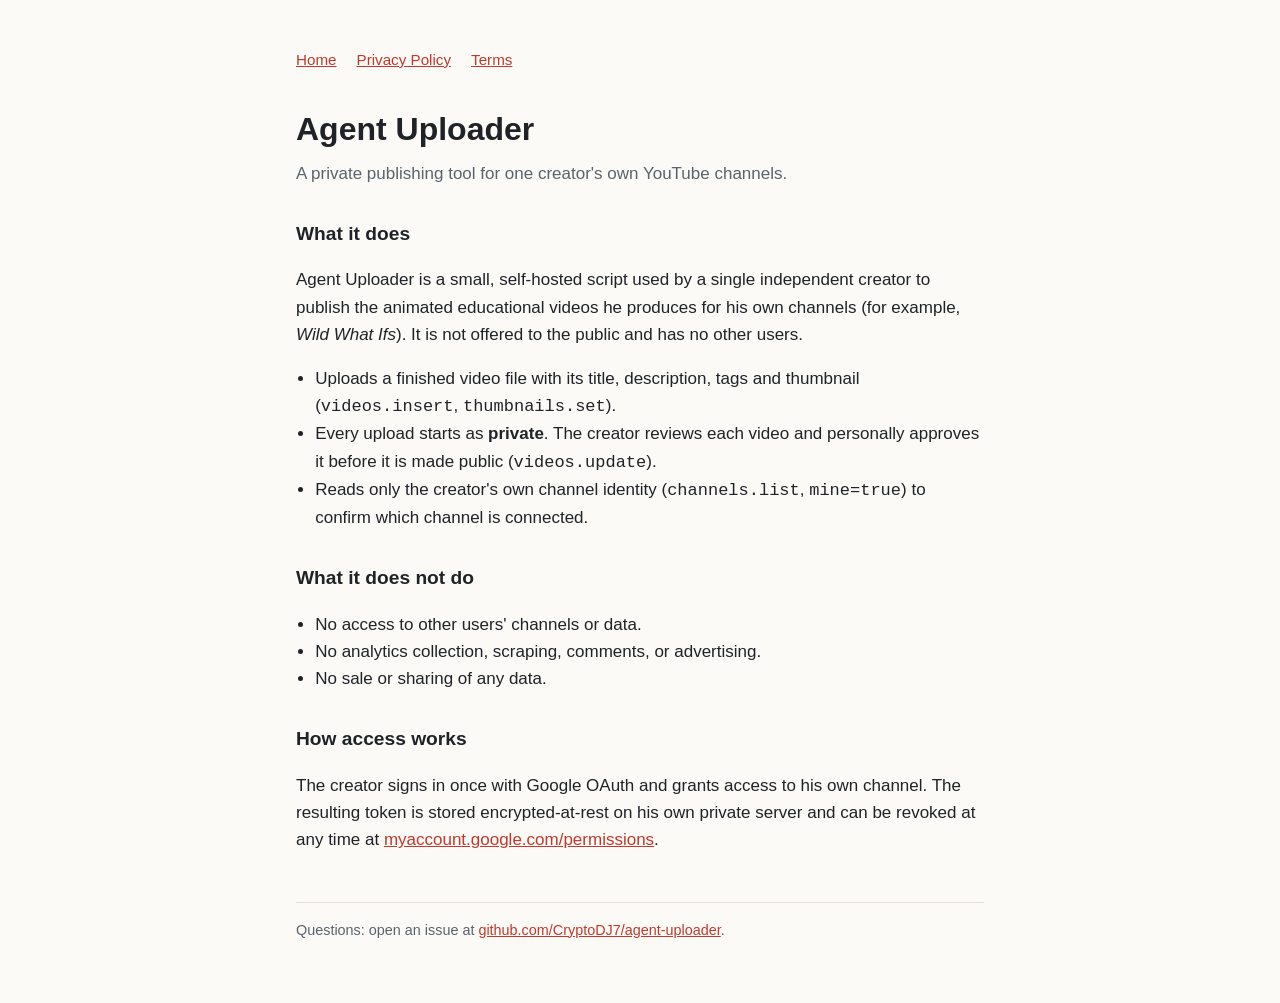
<file: index.html>
<!doctype html><html lang="en"><head><meta charset="utf-8"><meta name="viewport" content="width=device-width,initial-scale=1">
<title>Agent Uploader</title><meta name="description" content="A private, single-user tool that uploads the owner's own videos to his own YouTube channels.">
<link rel="stylesheet" href="style.css"></head><body><main>
<nav><a href="./">Home</a><a href="privacy.html">Privacy Policy</a><a href="terms.html">Terms</a></nav>
<h1>Agent Uploader</h1><p class="sub">A private publishing tool for one creator's own YouTube channels.</p>
<h2>What it does</h2>
<p>Agent Uploader is a small, self-hosted script used by a single independent creator to publish the animated educational
videos he produces for his own channels (for example, <em>Wild What Ifs</em>). It is not offered to the public and has no other users.</p>
<ul>
<li>Uploads a finished video file with its title, description, tags and thumbnail (<code>videos.insert</code>, <code>thumbnails.set</code>).</li>
<li>Every upload starts as <strong>private</strong>. The creator reviews each video and personally approves it before it is made public (<code>videos.update</code>).</li>
<li>Reads only the creator's own channel identity (<code>channels.list</code>, <code>mine=true</code>) to confirm which channel is connected.</li>
</ul>
<h2>What it does not do</h2>
<ul><li>No access to other users' channels or data.</li><li>No analytics collection, scraping, comments, or advertising.</li>
<li>No sale or sharing of any data.</li></ul>
<h2>How access works</h2>
<p>The creator signs in once with Google OAuth and grants access to his own channel. The resulting token is stored encrypted-at-rest on his
own private server and can be revoked at any time at <a href="https://myaccount.google.com/permissions">myaccount.google.com/permissions</a>.</p>
<footer>Questions: open an issue at <a href="https://github.com/CryptoDJ7/agent-uploader/issues">github.com/CryptoDJ7/agent-uploader</a>.</footer>
</main></body></html>
</file>
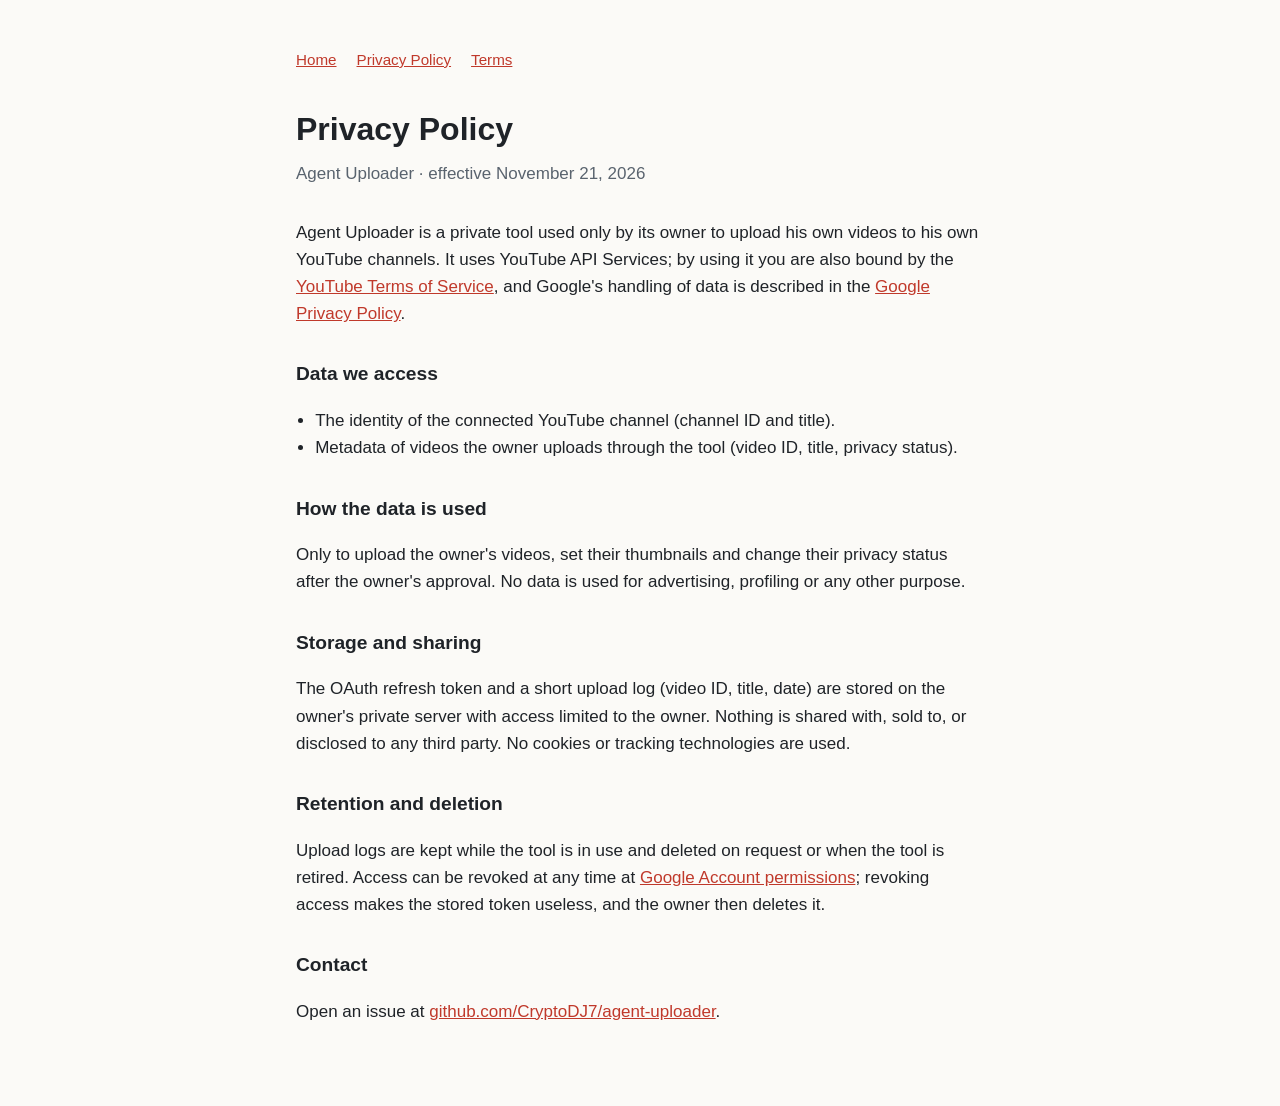
<file: privacy.html>
<!doctype html><html lang="en"><head><meta charset="utf-8"><meta name="viewport" content="width=device-width,initial-scale=1">
<title>Privacy Policy</title><link rel="stylesheet" href="style.css"></head><body><main>
<nav><a href="./">Home</a><a href="privacy.html">Privacy Policy</a><a href="terms.html">Terms</a></nav>
<h1>Privacy Policy</h1><p class="sub">Agent Uploader · effective November 21, 2026</p>
<p>Agent Uploader is a private tool used only by its owner to upload his own videos to his own YouTube channels. It uses
YouTube API Services; by using it you are also bound by the <a href="https://www.youtube.com/t/terms">YouTube Terms of Service</a>,
and Google's handling of data is described in the <a href="https://policies.google.com/privacy">Google Privacy Policy</a>.</p>
<h2>Data we access</h2>
<ul><li>The identity of the connected YouTube channel (channel ID and title).</li>
<li>Metadata of videos the owner uploads through the tool (video ID, title, privacy status).</li></ul>
<h2>How the data is used</h2>
<p>Only to upload the owner's videos, set their thumbnails and change their privacy status after the owner's approval.
No data is used for advertising, profiling or any other purpose.</p>
<h2>Storage and sharing</h2>
<p>The OAuth refresh token and a short upload log (video ID, title, date) are stored on the owner's private server with access limited
to the owner. Nothing is shared with, sold to, or disclosed to any third party. No cookies or tracking technologies are used.</p>
<h2>Retention and deletion</h2>
<p>Upload logs are kept while the tool is in use and deleted on request or when the tool is retired. Access can be revoked at any time
at <a href="https://myaccount.google.com/permissions">Google Account permissions</a>; revoking access makes the stored token useless,
and the owner then deletes it.</p>
<h2>Contact</h2>
<p>Open an issue at <a href="https://github.com/CryptoDJ7/agent-uploader/issues">github.com/CryptoDJ7/agent-uploader</a>.</p>
</main></body></html>
</file>
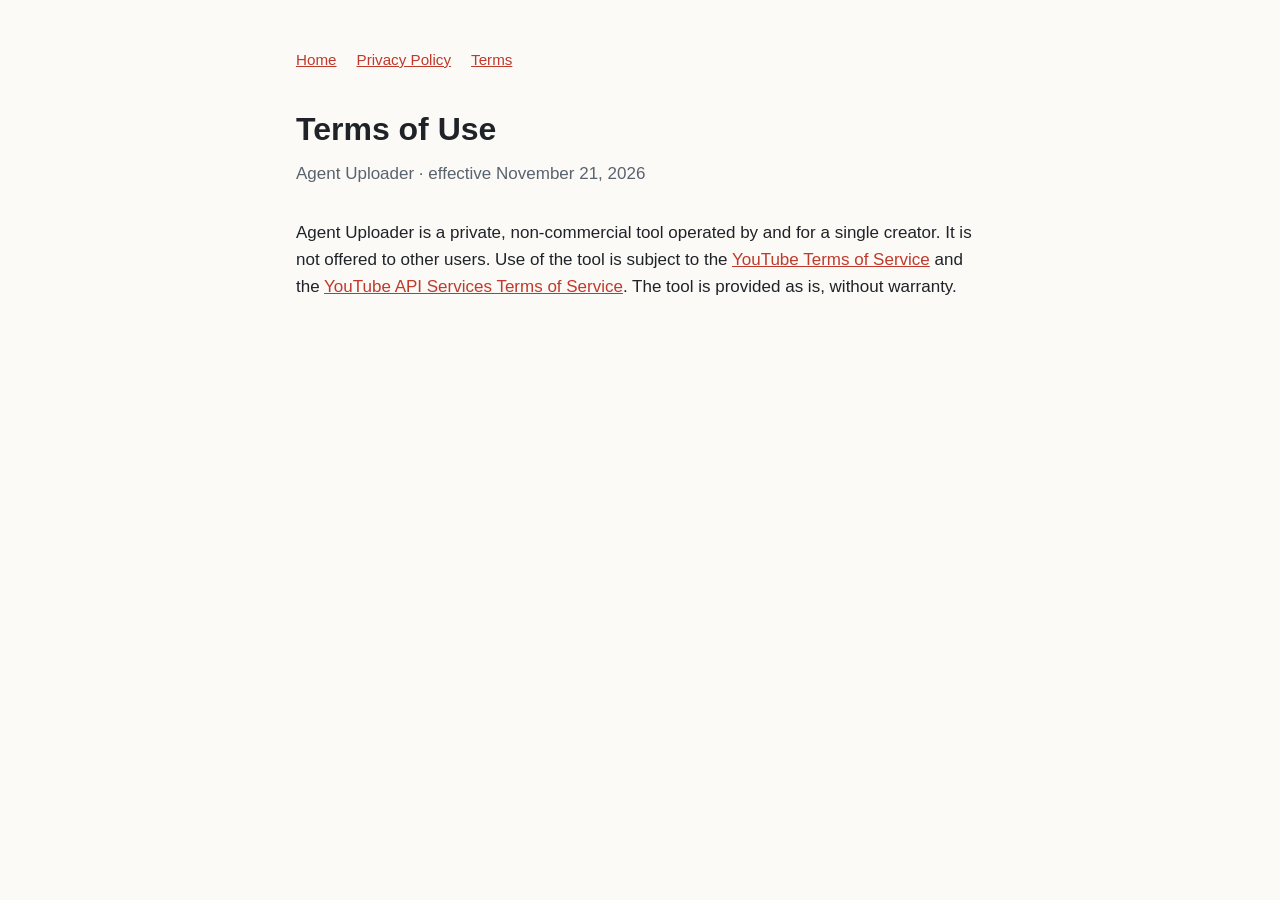
<file: terms.html>
<!doctype html><html lang="en"><head><meta charset="utf-8"><meta name="viewport" content="width=device-width,initial-scale=1">
<title>Terms of Use</title><link rel="stylesheet" href="style.css"></head><body><main>
<nav><a href="./">Home</a><a href="privacy.html">Privacy Policy</a><a href="terms.html">Terms</a></nav>
<h1>Terms of Use</h1><p class="sub">Agent Uploader · effective November 21, 2026</p>
<p>Agent Uploader is a private, non-commercial tool operated by and for a single creator. It is not offered to other users.
Use of the tool is subject to the <a href="https://www.youtube.com/t/terms">YouTube Terms of Service</a> and the
<a href="https://developers.google.com/youtube/terms/api-services-terms-of-service">YouTube API Services Terms of Service</a>.
The tool is provided as is, without warranty.</p>
</main></body></html>
</file>
<file: style.css>
:root{--bg:#fbfaf7;--fg:#1f2328;--muted:#59636e;--accent:#c0392b;--line:#e4e0d8}
@media (prefers-color-scheme:dark){:root{--bg:#16181c;--fg:#e8e6e3;--muted:#a3a9b1;--accent:#ef6c5a;--line:#2c3036}}
*{box-sizing:border-box}body{margin:0;background:var(--bg);color:var(--fg);font:17px/1.6 -apple-system,BlinkMacSystemFont,"Segoe UI",Roboto,sans-serif}
main{max-width:720px;margin:0 auto;padding:48px 16px 64px}h1{font-size:2rem;margin:0 0 .25rem}h2{font-size:1.2rem;margin:2rem 0 .5rem}
.sub{color:var(--muted);margin:0 0 2rem}a{color:var(--accent)}nav{display:flex;gap:1.25rem;margin-bottom:2rem;font-size:.95rem}
footer{margin-top:3rem;padding-top:1rem;border-top:1px solid var(--line);color:var(--muted);font-size:.9rem}ul{padding-left:1.2rem}
</file>
